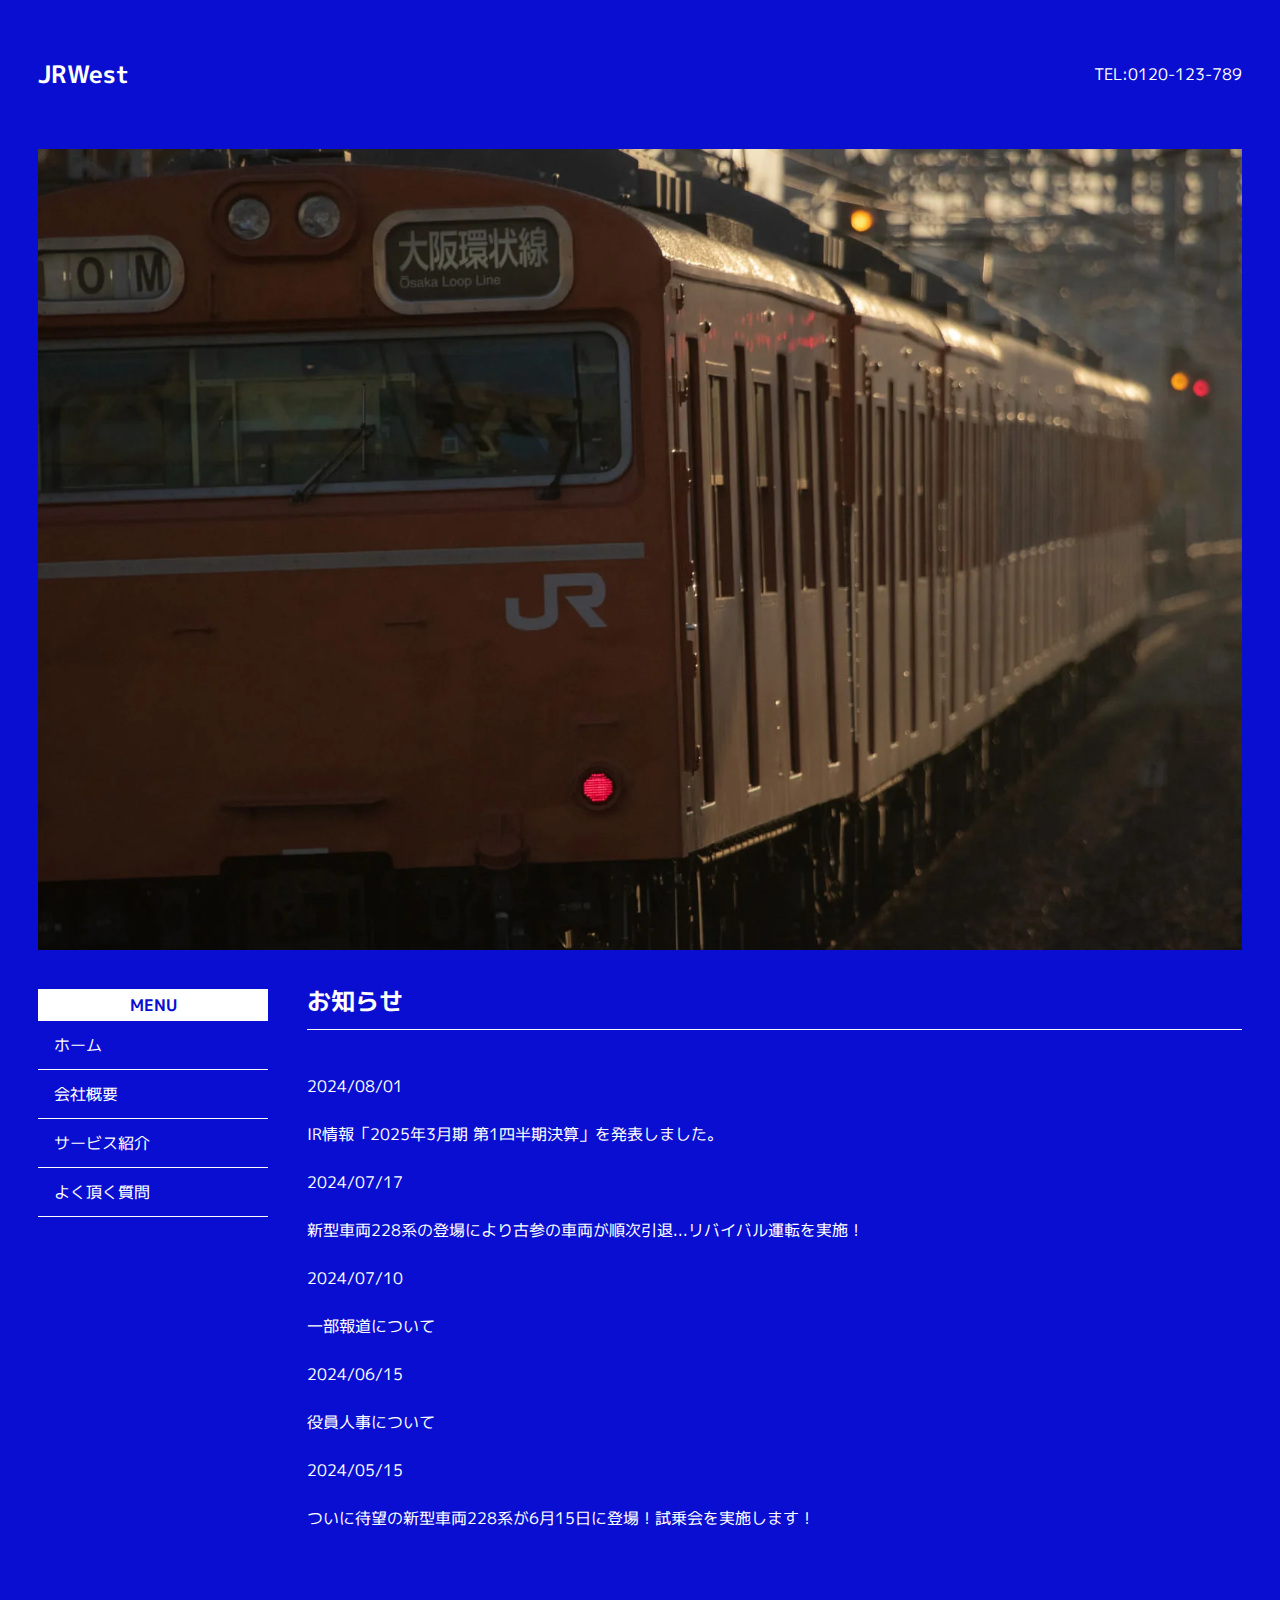
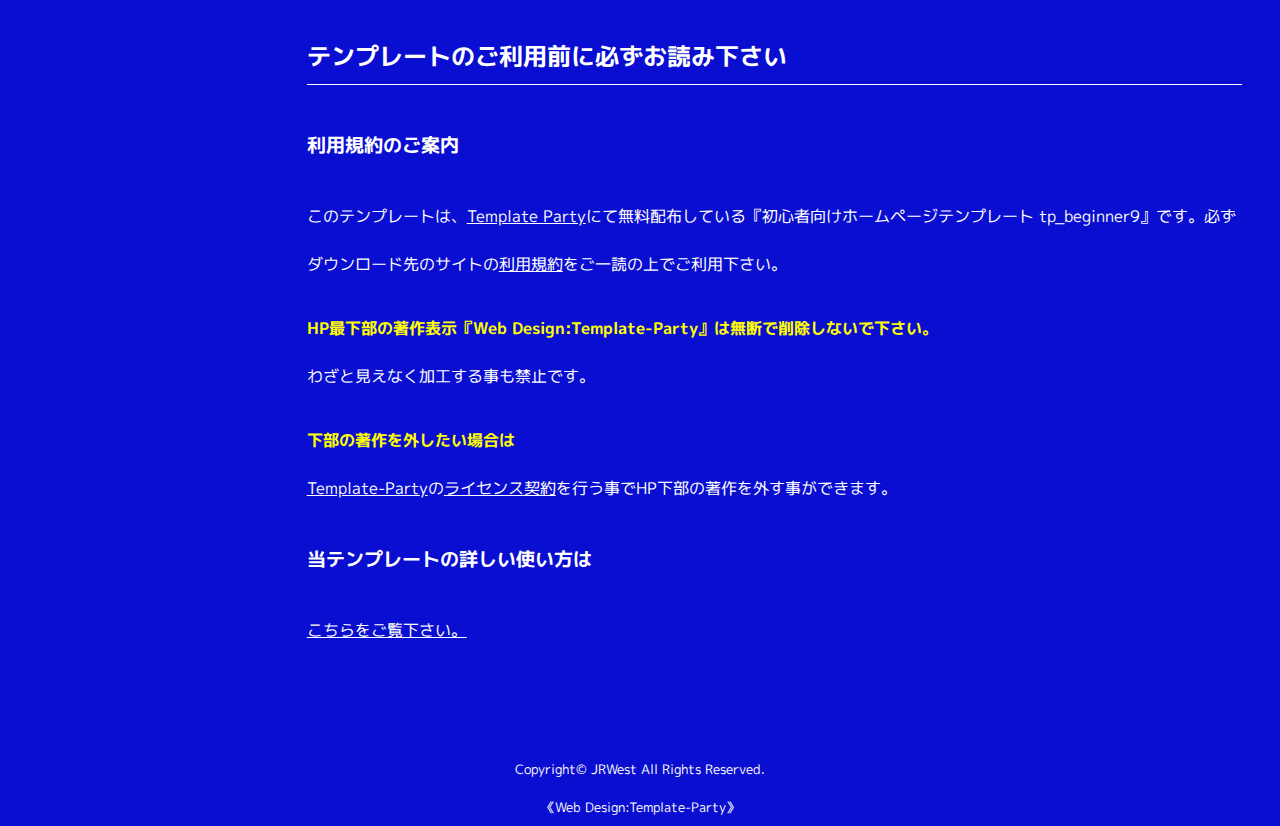
<file: index.html>
<!DOCTYPE html>
<html lang="ja">
<head>
<meta charset="UTF-8">
<title>ホーム：JRWest</title>
<meta name="viewport" content="width=device-width, initial-scale=1">
<meta name="description" content="ここにサイト説明を入れます">
<link rel="stylesheet" href="css/style.css">
</head>

<body>


<div id="container">


<header>

<h1 id="logo"><a href="index.html">JRWest</a></h1>

<address>
TEL:0120-123-789
</address>

</header>


<aside id="mainimg">
<img src="images/oosaka103_TP_V.webp" alt="">
</aside>


<div id="contents">


<main>

<section>

<h2>お知らせ</h2>

<dl class="new">
<dt>2024/08/01</dt>
<dd>IR情報「2025年3月期 第1四半期決算」を発表しました。</dd>
<dt>2024/07/17</dt>
<dd>新型車両228系の登場により古参の車両が順次引退...リバイバル運転を実施！</dd>
<dt>2024/07/10</dt>
<dd>一部報道について</dd>
<dt>2024/06/15</dt>
<dd>役員人事について</dd>
<dt>2024/05/15</dt>
<dd>ついに待望の新型車両228系が6月15日に登場！試乗会を実施します！</dd>
</dl>

</section>

<section>

<h2>テンプレートのご利用前に必ずお読み下さい</h2>

<h3>利用規約のご案内</h3>
<p>このテンプレートは、<a href="https://template-party.com/">Template Party</a>にて無料配布している『初心者向けホームページテンプレート tp_beginner9』です。必ずダウンロード先のサイトの<a href="https://template-party.com/read.html">利用規約</a>をご一読の上でご利用下さい。</p>
<p><strong class="color-check">HP最下部の著作表示『Web Design:Template-Party』は無断で削除しないで下さい。</strong><br>
わざと見えなく加工する事も禁止です。</p>
<p><strong class="color-check">下部の著作を外したい場合は</strong><br>
<a href="https://template-party.com/">Template-Party</a>の<a href="https://template-party.com/member.html">ライセンス契約</a>を行う事でHP下部の著作を外す事ができます。</p>

<h3>当テンプレートの詳しい使い方は</h3>
<p><a href="manual_template.html">こちらをご覧下さい。</a></p>

</section>

</main>


<!--開閉ブロック-->
<div id="menubar">

<h3>MENU</h3>

<nav>
<ul>
<li><a href="index.html">ホーム</a></li>
<li><a href="company.html">会社概要</a></li>
<li><a href="service.html">サービス紹介</a></li>
<li><a href="faq.html">よく頂く質問</a></li>
</ul>
</nav>

</div>
<!--/#menubar-->


</div>
<!--/#contents-->


<footer>
<small>Copyright&copy; <a href="index.html">JRWest</a> All Rights Reserved.</small>
<span class="pr"><a href="https://template-party.com/" target="_blank">《Web Design:Template-Party》</a></span>
</footer>


</div>
<!--/#container-->


<!--ページの上部へ戻るボタン-->
<div class="pagetop"><a href="#">▲</a></div>


<!--開閉ボタン（ハンバーガーアイコン）-->
<div id="menubar_hdr">
<div class="menu-icon">
<span></span><span></span><span></span>
</div>
</div>


<!--jQueryの読み込み-->
<script src="https://ajax.googleapis.com/ajax/libs/jquery/3.6.0/jquery.min.js"></script>


<!--このテンプレート専用のスクリプト-->
<script src="js/main.js"></script>


</body>
</html>
</file>
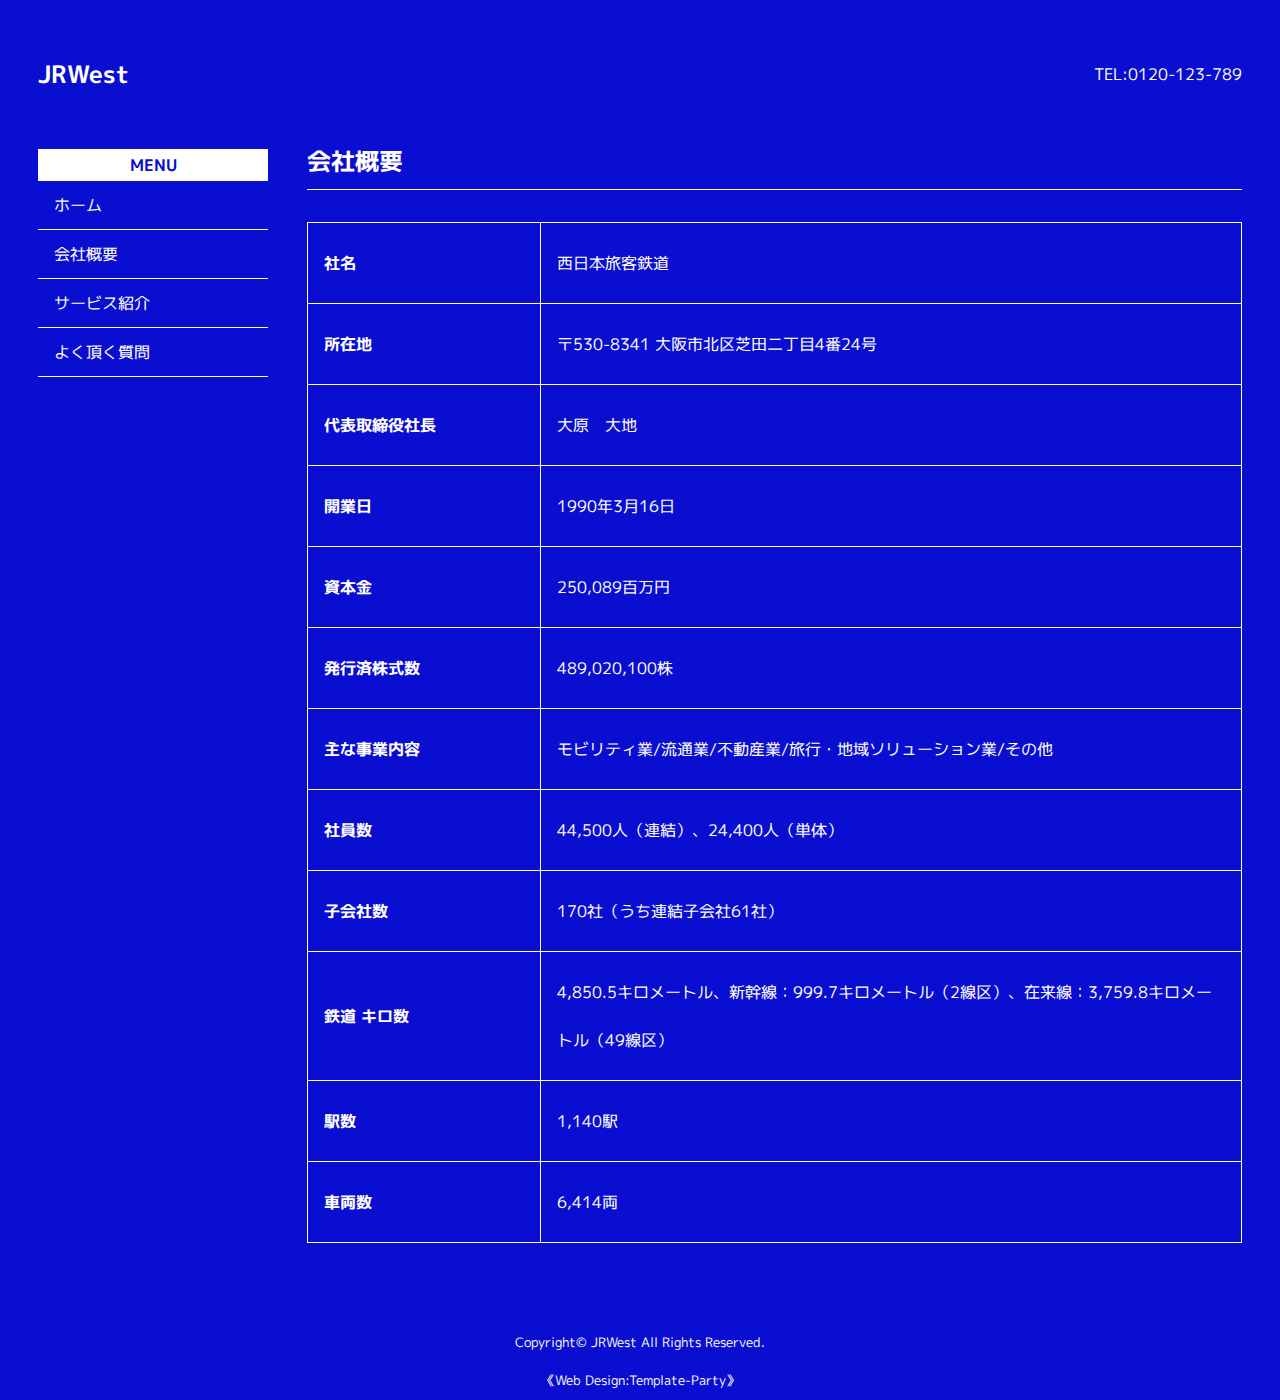
<file: company.html>
<!DOCTYPE html>
<html lang="ja">
<head>
<meta charset="UTF-8">
<title>会社概要：JRWest</title>
<meta name="viewport" content="width=device-width, initial-scale=1">
<meta name="description" content="ここにサイト説明を入れます">
<link rel="stylesheet" href="css/style.css">
</head>

<body>


<div id="container">


<header>

<h1 id="logo"><a href="index.html">JRWest</a></h1>

<address>
TEL:0120-123-789
</address>

</header>


<div id="contents">


<main>

<section>

<h2>会社概要</h2>

<table class="ta1">
<tr>
<th>社名</th>
<td>西日本旅客鉄道</td>
</tr>
<tr>
<th>所在地</th>
<td>〒530-8341 大阪市北区芝田二丁目4番24号</td>
</tr>
<tr>
<th>代表取締役社長</th>
<td>大原　大地</td>
</tr>
<tr>
<th>開業日</th>
<td>1990年3月16日</td>
</tr>
<tr>
<th>資本金</th>
<td>250,089百万円</td>
</tr>
<tr>
<th>発行済株式数</th>
<td>489,020,100株</td>
</tr>
<tr>
<th>主な事業内容</th>
<td>モビリティ業/流通業/不動産業/旅行・地域ソリューション業/その他</td>
</tr>
<tr>
<th>社員数</th>
<td>44,500人（連結）、24,400人（単体）</td>
</tr>
<tr>
<th>子会社数</th>
<td>170社（うち連結子会社61社）</td>
</tr>
<tr>
<th>鉄道 キロ数</th>
<td>4,850.5キロメートル、新幹線：999.7キロメートル（2線区）、在来線：3,759.8キロメートル（49線区）</td>
</tr>
<tr>
<th>駅数</th>
<td>1,140駅</td>
</tr>
<tr>
<th>車両数</th>
<td>6,414両</td>
</tr>
</table>

</section>
</main>


<!--開閉ブロック-->
<div id="menubar">

<h3>MENU</h3>

<nav>
<ul>
<li><a href="index.html">ホーム</a></li>
<li><a href="company.html">会社概要</a></li>
<li><a href="service.html">サービス紹介</a></li>
<li><a href="faq.html">よく頂く質問</a></li>
</ul>
</nav>

</div>
<!--/#menubar-->


</div>
<!--/#contents-->


<footer>
<small>Copyright&copy; <a href="index.html">JRWest</a> All Rights Reserved.</small>
<span class="pr"><a href="https://template-party.com/" target="_blank">《Web Design:Template-Party》</a></span>
</footer>


</div>
<!--/#container-->


<!--ページの上部へ戻るボタン-->
<div class="pagetop"><a href="#">▲</a></div>


<!--開閉ボタン（ハンバーガーアイコン）-->
<div id="menubar_hdr">
<div class="menu-icon">
<span></span><span></span><span></span>
</div>
</div>


<!--jQueryの読み込み-->
<script src="https://ajax.googleapis.com/ajax/libs/jquery/3.6.0/jquery.min.js"></script>


<!--このテンプレート専用のスクリプト-->
<script src="js/main.js"></script>


</body>
</html>
</file>
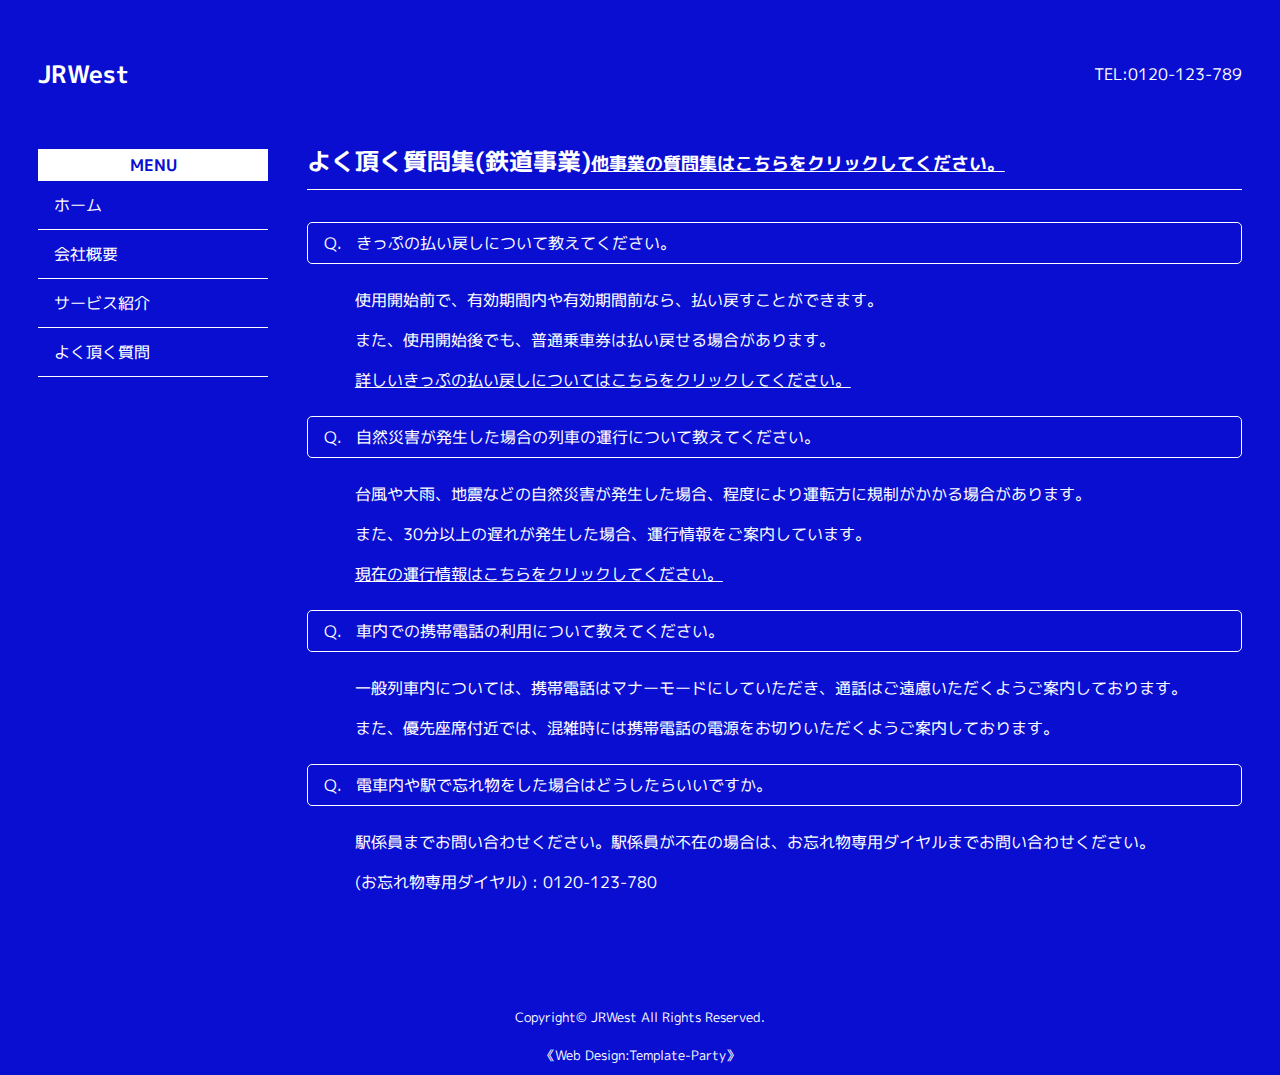
<file: faq.html>
<!DOCTYPE html>
<html lang="ja">
<head>
<meta charset="UTF-8">
<title>よく頂く質問：JRWest</title>
<meta name="viewport" content="width=device-width, initial-scale=1">
<meta name="description" content="ここにサイト説明を入れます">
<link rel="stylesheet" href="css/style.css">
</head>

<body>


<div id="container">


<header>

<h1 id="logo"><a href="index.html">JRWest</a></h1>

<address>
TEL:0120-123-789
</address>

</header>


<div id="contents">


<main>

<!--<section>

<h2>よく頂く質問集<span class="small">※開閉ブロックタイプ</span></h2>

<dl class="faq">

<dt class="openclose">ここに質問を書きます。クリックで回答が開きます。</dt>
<dd>ここに回答を書きます。サンプルテキスト。ここに回答を書きます。サンプルテキスト。ここに回答を書きます。サンプルテキスト。</dd>

<dt class="openclose">ここに質問を書きます。クリックで回答が開きます。</dt>
<dd>ここに回答を書きます。サンプルテキスト。ここに回答を書きます。サンプルテキスト。ここに回答を書きます。サンプルテキスト。</dd>

<dt class="openclose">ここに質問を書きます。クリックで回答が開きます。ここに質問を書きます。クリックで回答が開きます。ここに質問を書きます。クリックで回答が開きます。ここに質問を書きます。クリックで回答が開きます。</dt>
<dd>ここに回答を書きます。サンプルテキスト。ここに回答を書きます。サンプルテキスト。ここに回答を書きます。サンプルテキスト。ここに回答を書きます。サンプルテキスト。ここに回答を書きます。サンプルテキスト。ここに回答を書きます。サンプルテキスト。ここに回答を書きます。サンプルテキスト。<br>
ここに回答を書きます。サンプルテキスト。ここに回答を書きます。サンプルテキスト。ここに回答を書きます。サンプルテキスト。</dd>

<dt class="openclose">ここに質問を書きます。クリックで回答が開きます。ここに質問を書きます。クリックで回答が開きます。ここに質問を書きます。クリックで回答が開きます。ここに質問を書きます。クリックで回答が開きます。</dt>
<dd>ここに回答を書きます。サンプルテキスト。ここに回答を書きます。サンプルテキスト。ここに回答を書きます。サンプルテキスト。ここに回答を書きます。サンプルテキスト。ここに回答を書きます。サンプルテキスト。ここに回答を書きます。サンプルテキスト。ここに回答を書きます。サンプルテキスト。<br>
ここに回答を書きます。サンプルテキスト。ここに回答を書きます。サンプルテキスト。ここに回答を書きます。サンプルテキスト。</dd>

</dl>

</section>-->

<section>

<h2>よく頂く質問集(鉄道事業)<span class="small"><a href="sample.html">他事業の質問集はこちらをクリックしてください。</a><!--※開いているタイプ--></span></h2>
<!--sample.htmlはデッドリンクです。意図したもののため修正不要-->
<dl class="faq">

<dt>きっぷの払い戻しについて教えてください。</dt>
<dd>使用開始前で、有効期間内や有効期間前なら、払い戻すことができます。<br>
    また、使用開始後でも、普通乗車券は払い戻せる場合があります。<br>
    <a href="sample.html">詳しいきっぷの払い戻しについてはこちらをクリックしてください。</a></dd>

<dt>自然災害が発生した場合の列車の運行について教えてください。</dt>
<dd>台風や大雨、地震などの自然災害が発生した場合、程度により運転方に規制がかかる場合があります。<br>
    また、30分以上の遅れが発生した場合、運行情報をご案内しています。<br>
    <a href="sample.html">現在の運行情報はこちらをクリックしてください。</a></dd>

<dt>車内での携帯電話の利用について教えてください。</dt>
<dd>一般列車内については、携帯電話はマナーモードにしていただき、通話はご遠慮いただくようご案内しております。<br>
    また、優先座席付近では、混雑時には携帯電話の電源をお切りいただくようご案内しております。</dd>

<dt>電車内や駅で忘れ物をした場合はどうしたらいいですか。</dt>
<dd>駅係員までお問い合わせください。駅係員が不在の場合は、お忘れ物専用ダイヤルまでお問い合わせください。<br>
    (お忘れ物専用ダイヤル) : 0120-123-780</dd>

</dl>

</section>


</main>


<!--開閉ブロック-->
<div id="menubar">

<h3>MENU</h3>

<nav>
<ul>
<li><a href="index.html">ホーム</a></li>
<li><a href="company.html">会社概要</a></li>
<li><a href="service.html">サービス紹介</a></li>
<li><a href="faq.html">よく頂く質問</a></li>
</ul>
</nav>

</div>
<!--/#menubar-->


</div>
<!--/#contents-->


<footer>
<small>Copyright&copy; <a href="index.html">JRWest</a> All Rights Reserved.</small>
<span class="pr"><a href="https://template-party.com/" target="_blank">《Web Design:Template-Party》</a></span>
</footer>


</div>
<!--/#container-->


<!--ページの上部へ戻るボタン-->
<div class="pagetop"><a href="#">▲</a></div>


<!--開閉ボタン（ハンバーガーアイコン）-->
<div id="menubar_hdr">
<div class="menu-icon">
<span></span><span></span><span></span>
</div>
</div>


<!--jQueryの読み込み-->
<script src="https://ajax.googleapis.com/ajax/libs/jquery/3.6.0/jquery.min.js"></script>


<!--このテンプレート専用のスクリプト-->
<script src="js/main.js"></script>


</body>
</html>
</html>
</file>
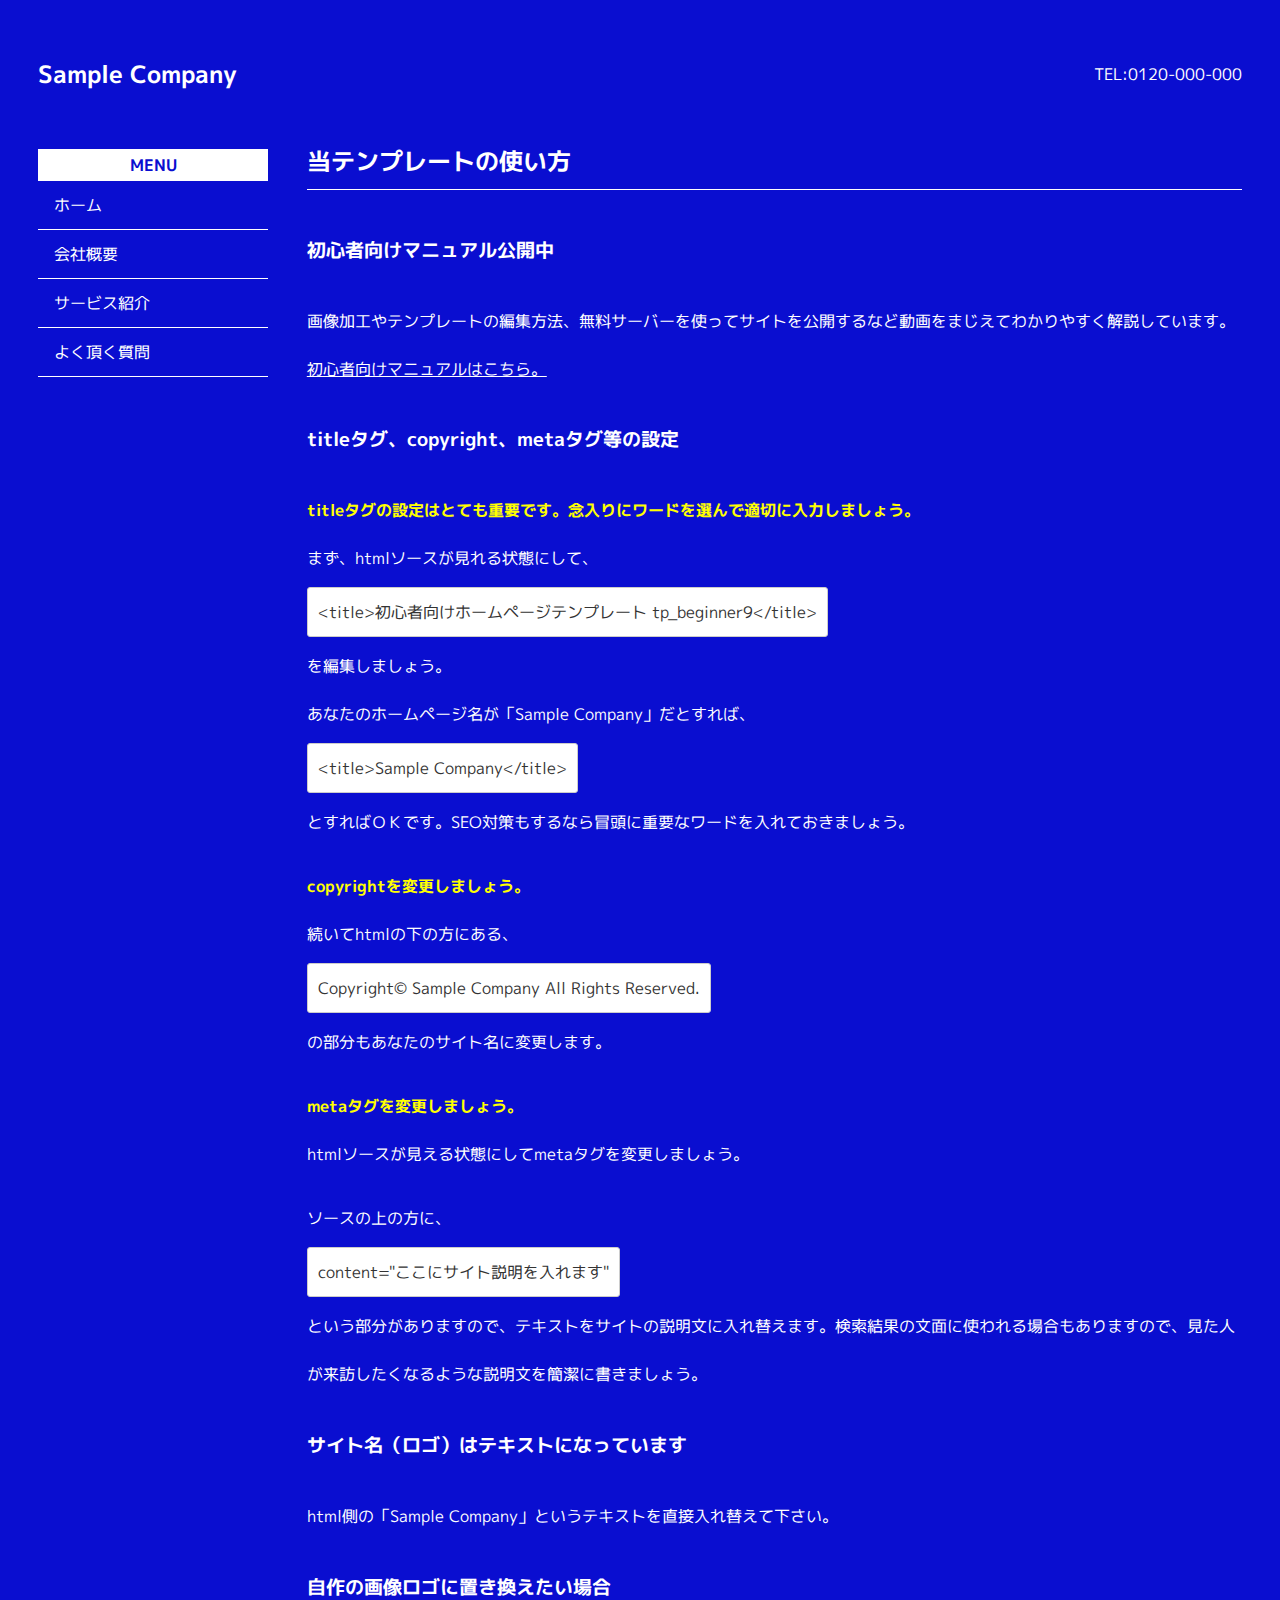
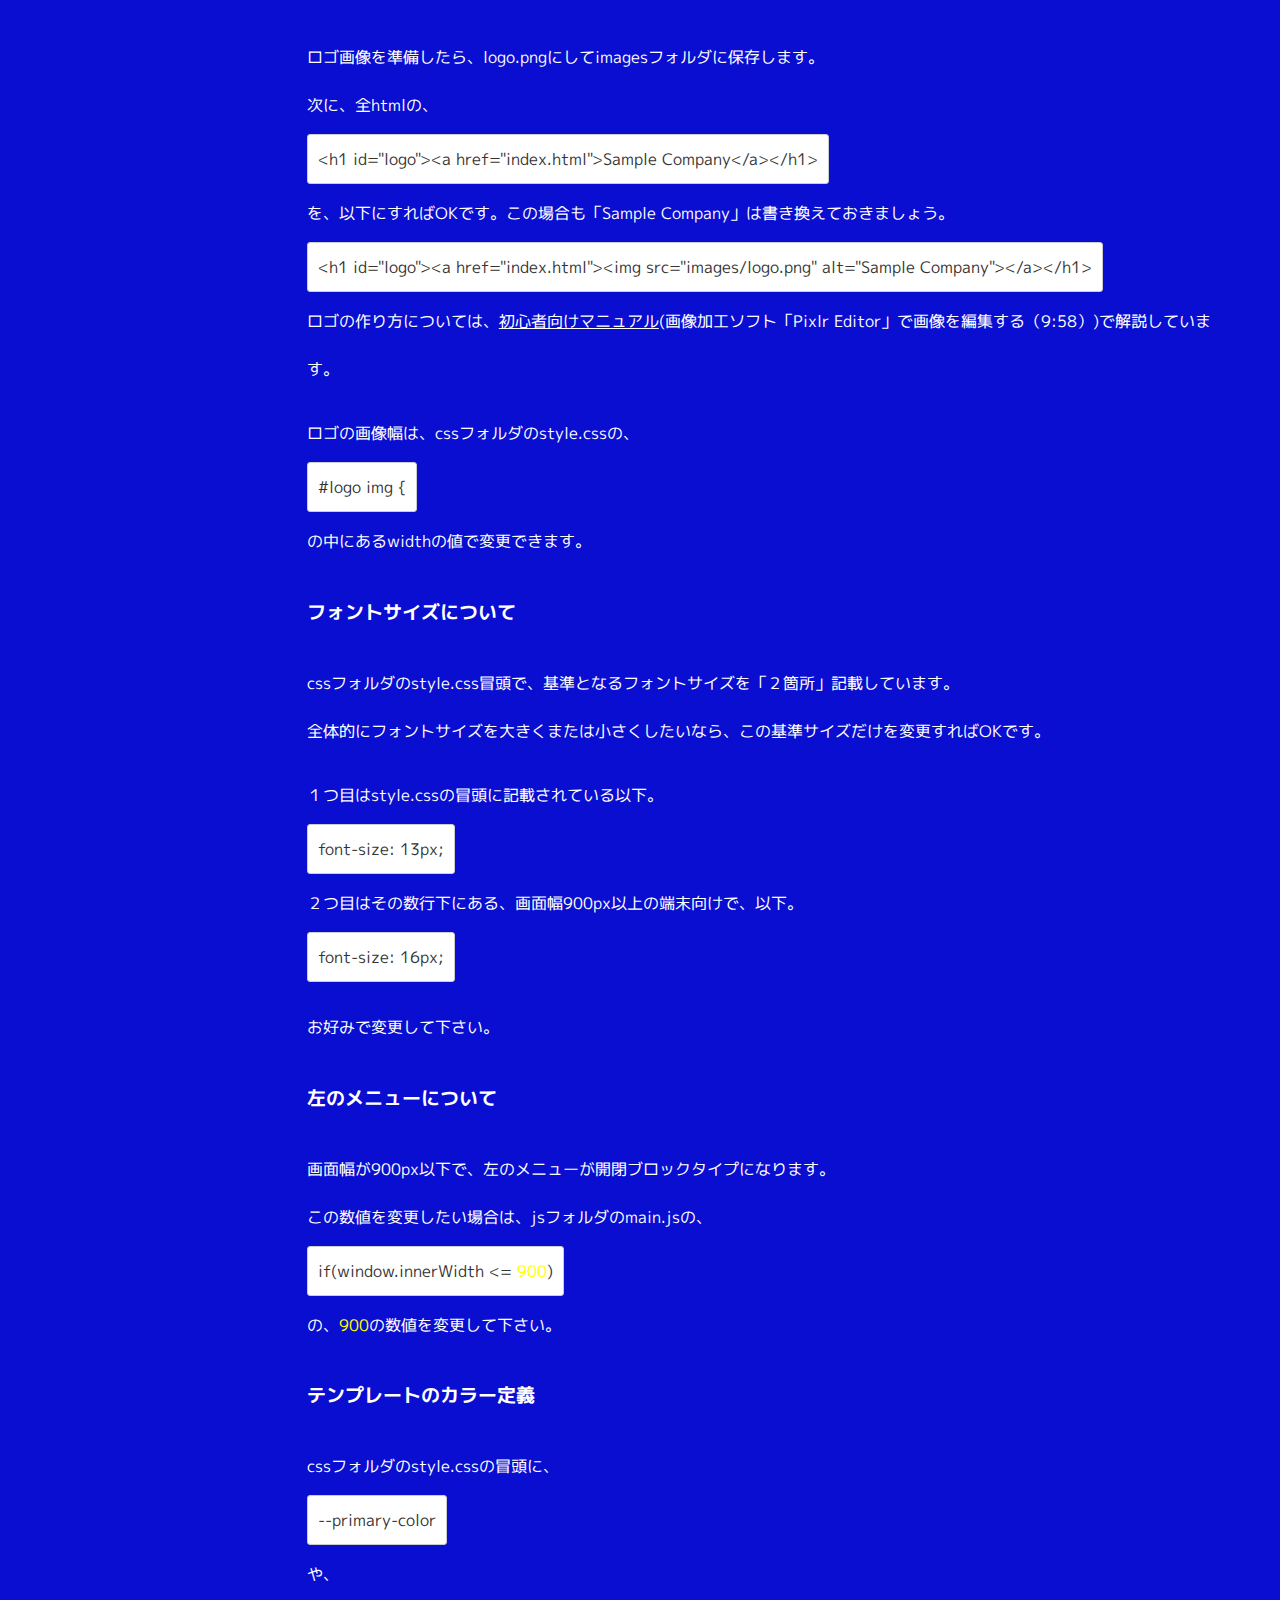
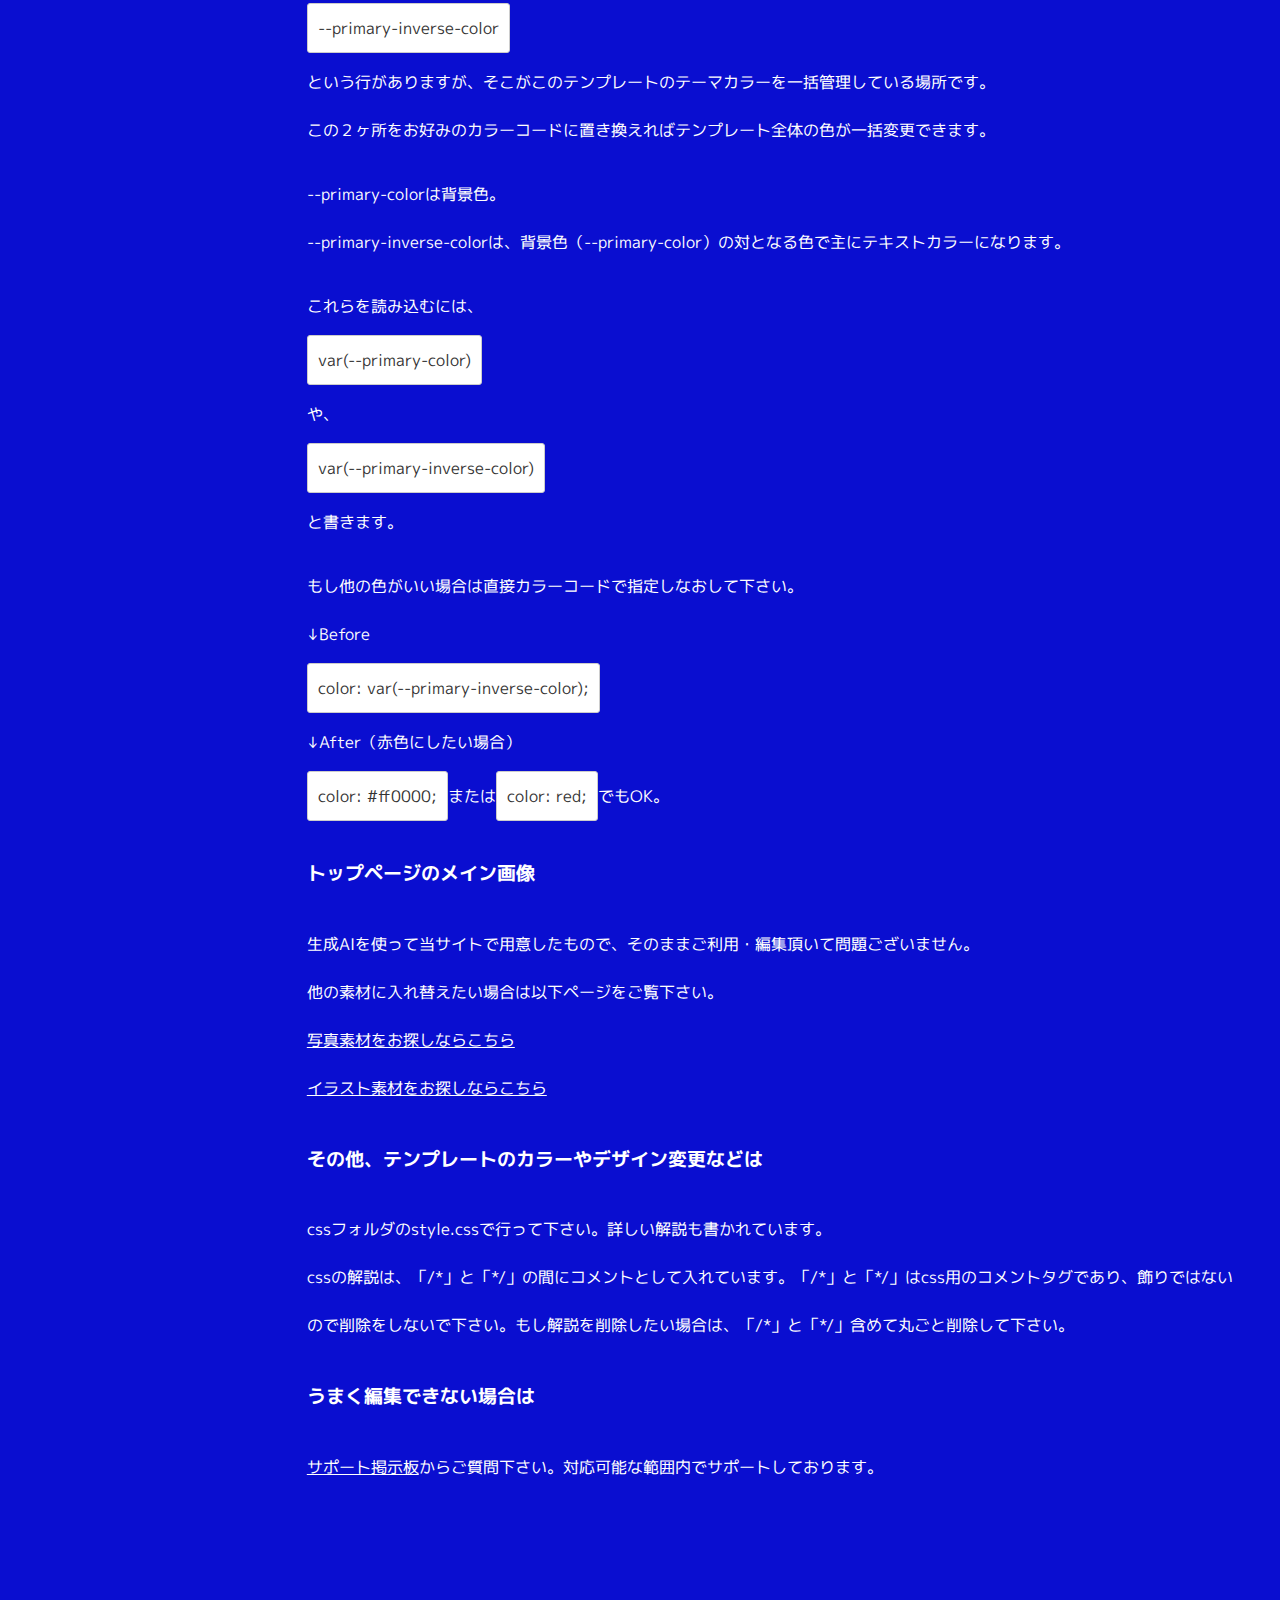
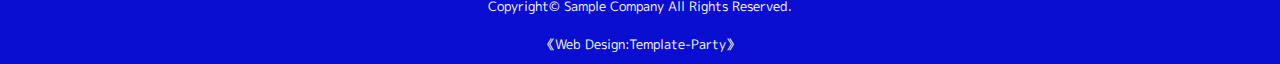
<file: manual_template.html>
<!DOCTYPE html>
<html lang="ja">
<head>
<meta charset="UTF-8">
<title>初心者向けホームページテンプレート tp_beginner9</title>
<meta name="viewport" content="width=device-width, initial-scale=1">
<meta name="description" content="ここにサイト説明を入れます">
<link rel="stylesheet" href="css/style.css">
</head>

<body>


<div id="container">


<header>

<h1 id="logo"><a href="index.html">Sample Company</a></h1>

<address>
TEL:0120-000-000
</address>

</header>


<div id="contents">


<main>

<section>

<h2>当テンプレートの使い方</h2>

<h3>初心者向けマニュアル公開中</h3>
<p>画像加工やテンプレートの編集方法、無料サーバーを使ってサイトを公開するなど動画をまじえてわかりやすく解説しています。<br>
<a href="https://template-party.com/file/" target="_blank">初心者向けマニュアルはこちら。</a></p>

<h3>titleタグ、copyright、metaタグ等の設定</h3>
<p><strong class="color-check">titleタグの設定はとても重要です。念入りにワードを選んで適切に入力しましょう。</strong><br>
まず、htmlソースが見れる状態にして、<br>
<span class="look">&lt;title&gt;初心者向けホームページテンプレート tp_beginner9&lt;/title&gt;</span><br>
を編集しましょう。<br>
あなたのホームページ名が「Sample Company」だとすれば、<br>
<span class="look">&lt;title&gt;Sample Company&lt;/title&gt;</span><br>
とすればＯＫです。SEO対策もするなら冒頭に重要なワードを入れておきましょう。</p>
<p><strong class="color-check">copyrightを変更しましょう。</strong><br>
続いてhtmlの下の方にある、<br>
<span class="look">Copyright&copy; Sample Company All Rights Reserved.</span><br>
の部分もあなたのサイト名に変更します。</p>
<p><strong class="color-check">metaタグを変更しましょう。</strong><br>
htmlソースが見える状態にしてmetaタグを変更しましょう。</p>
<p>ソースの上の方に、<br>
<span class="look">content=&quot;ここにサイト説明を入れます&quot;</span><br>
という部分がありますので、テキストをサイトの説明文に入れ替えます。検索結果の文面に使われる場合もありますので、見た人が来訪したくなるような説明文を簡潔に書きましょう。</p>

<h3>サイト名（ロゴ）はテキストになっています</h3>
<p>html側の「Sample Company」というテキストを直接入れ替えて下さい。</p>

<h3>自作の画像ロゴに置き換えたい場合</h3>
<p>ロゴ画像を準備したら、logo.pngにしてimagesフォルダに保存します。<br>
次に、全htmlの、<br>
<span class="look">&lt;h1 id=&quot;logo&quot;&gt;&lt;a href=&quot;index.html&quot;&gt;Sample Company&lt;/a&gt;&lt;/h1&gt;</span><br>
を、以下にすればOKです。この場合も「Sample Company」は書き換えておきましょう。<br>
<span class="look">&lt;h1 id=&quot;logo&quot;&gt;&lt;a href=&quot;index.html&quot;&gt;&lt;img src=&quot;images/logo.png&quot; alt=&quot;Sample Company&quot;&gt;&lt;/a&gt;&lt;/h1&gt;</span><br>
ロゴの作り方については、<a href="https://template-party.com/file/" target="_blank">初心者向けマニュアル</a>(画像加工ソフト「Pixlr Editor」で画像を編集する（9:58）)で解説しています。</p>
<p>ロゴの画像幅は、cssフォルダのstyle.cssの、<br>
<span class="look">#logo img {</span><br>
の中にあるwidthの値で変更できます。</p>

<h3>フォントサイズについて</h3>
<p>cssフォルダのstyle.css冒頭で、基準となるフォントサイズを「２箇所」記載しています。<br>
全体的にフォントサイズを大きくまたは小さくしたいなら、この基準サイズだけを変更すればOKです。</p>
<p>１つ目はstyle.cssの冒頭に記載されている以下。<br>
<span class="look">font-size: 13px;</span><br>
２つ目はその数行下にある、画面幅900px以上の端末向けで、以下。<br>
<span class="look">font-size: 16px;</span></p>
<p>お好みで変更して下さい。</p>

<h3>左のメニューについて</h3>
<p>画面幅が900px以下で、左のメニューが開閉ブロックタイプになります。<br>
この数値を変更したい場合は、jsフォルダのmain.jsの、<br>
<span class="look">if(window.innerWidth &lt;= <span class="color-check">900</span>)</span><br>
の、<span class="color-check">900</span>の数値を変更して下さい。
</p>

<h3>テンプレートのカラー定義</h3>
<p>cssフォルダのstyle.cssの冒頭に、<br>
<span class="look">--primary-color</span><br>
や、<br>
<span class="look">--primary-inverse-color</span><br>
という行がありますが、そこがこのテンプレートのテーマカラーを一括管理している場所です。<br>
この２ヶ所をお好みのカラーコードに置き換えればテンプレート全体の色が一括変更できます。</p>
<p>--primary-colorは背景色。<br>
--primary-inverse-colorは、背景色（--primary-color）の対となる色で主にテキストカラーになります。</p>
<p>これらを読み込むには、<br>
<span class="look">var(--primary-color)</span><br>
や、<br>
<span class="look">var(--primary-inverse-color)</span><br>
と書きます。</p>
<p>もし他の色がいい場合は直接カラーコードで指定しなおして下さい。<br>
↓Before<br>
<span class="look">color: var(--primary-inverse-color);</span><br>
↓After（赤色にしたい場合）<br>
<span class="look">color: #ff0000;</span>または<span class="look">color: red;</span>でもOK。</p>

<h3>トップページのメイン画像</h3>
<p>生成AIを使って当サイトで用意したもので、そのままご利用・編集頂いて問題ございません。<br>
他の素材に入れ替えたい場合は以下ページをご覧下さい。<br>
<a href="https://photo-chips.com/?act=list&kind=1&html=tp_index.html">写真素材をお探しならこちら</a><br>
<a href="https://decoruto.com/?act=list&kind=2&html=tp_illust_index.html">イラスト素材をお探しならこちら</a></p>

<h3>その他、テンプレートのカラーやデザイン変更などは</h3>
<p>cssフォルダのstyle.cssで行って下さい。詳しい解説も書かれています。<br>
cssの解説は、「<span class="color1">/*</span>」と「<span class="color1">*/</span>」の間にコメントとして入れています。「<span class="color1">/*</span>」と「<span class="color1">*/</span>」はcss用のコメントタグであり、飾りではないので削除をしないで下さい。もし解説を削除したい場合は、「<span class="color1">/*</span>」と「<span class="color1">*/</span>」含めて丸ごと削除して下さい。</p>

<h3>うまく編集できない場合は</h3>
<p><a href="https://template-party.com/bbs/">サポート掲示板</a>からご質問下さい。対応可能な範囲内でサポートしております。</p>

</section>

</main>


<!--開閉ブロック-->
<div id="menubar">

<h3>MENU</h3>

<nav>
<ul>
<li><a href="index.html">ホーム</a></li>
<li><a href="company.html">会社概要</a></li>
<li><a href="service.html">サービス紹介</a></li>
<li><a href="faq.html">よく頂く質問</a></li>
</ul>
</nav>

</div>
<!--/#menubar-->


</div>
<!--/#contents-->


<footer>
<small>Copyright&copy; <a href="index.html">Sample Company</a> All Rights Reserved.</small>
<span class="pr"><a href="https://template-party.com/" target="_blank">《Web Design:Template-Party》</a></span>
</footer>


</div>
<!--/#container-->


<!--ページの上部へ戻るボタン-->
<div class="pagetop"><a href="#">▲</a></div>


<!--開閉ボタン（ハンバーガーアイコン）-->
<div id="menubar_hdr">
<div class="menu-icon">
<span></span><span></span><span></span>
</div>
</div>


<!--jQueryの読み込み-->
<script src="https://ajax.googleapis.com/ajax/libs/jquery/3.6.0/jquery.min.js"></script>


<!--このテンプレート専用のスクリプト-->
<script src="js/main.js"></script>


</body>
</html>
</file>
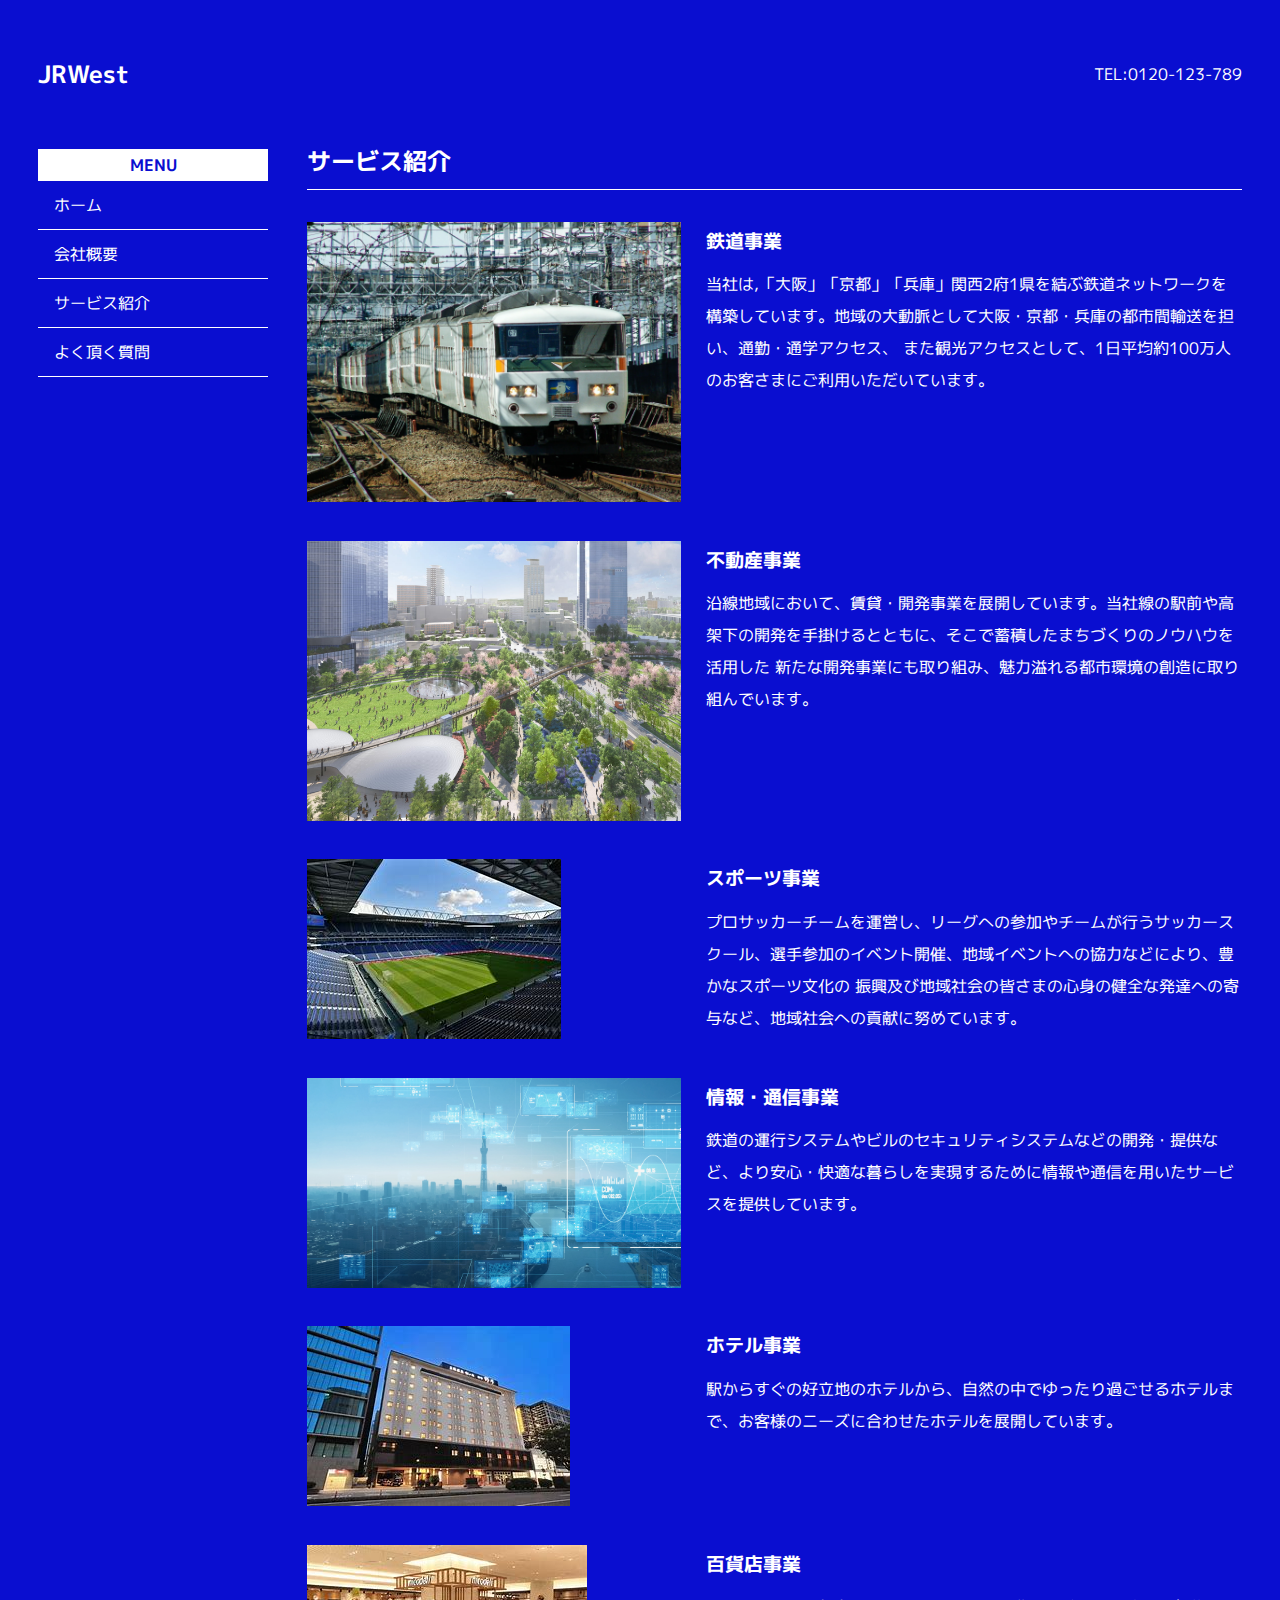
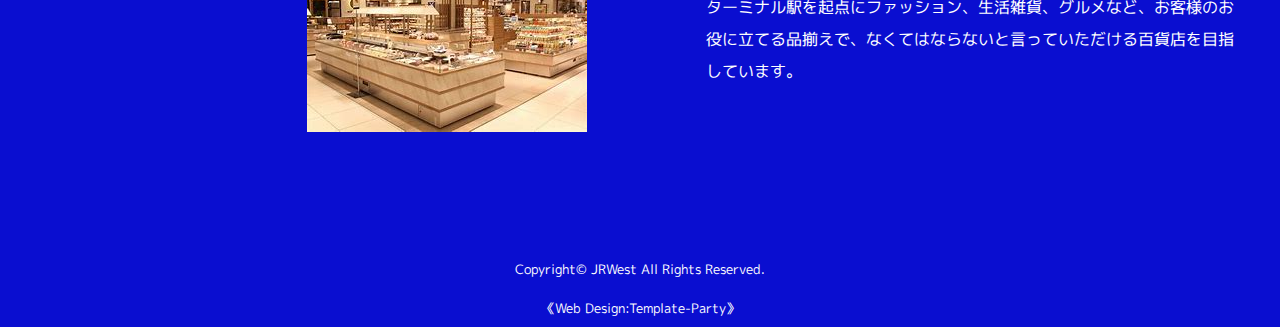
<file: service.html>
<!DOCTYPE html>
<html lang="ja">
<head>
<meta charset="UTF-8">
<title>サービス紹介：JRWest</title>
<meta name="viewport" content="width=device-width, initial-scale=1">
<meta name="description" content="ここにサイト説明を入れます">
<link rel="stylesheet" href="css/style.css">
</head>

<body>


<div id="container">


<header>

<h1 id="logo"><a href="index.html">JRWest</a></h1>

<address>
TEL:0120-123-789
</address>

</header>


<div id="contents">


<main>

<section>

<h2>サービス紹介</h2>

<div class="list-normal">

<div class="list">
<figure><img src="images/HAWKSHAW19206018_TP_V.webp" alt=""></figure>
<div class="text">
<h4>鉄道事業</h4>
<p>当社は,「大阪」「京都」「兵庫」関西2府1県を結ぶ鉄道ネットワークを構築しています。地域の大動脈として大阪・京都・兵庫の都市間輸送を担い、通勤・通学アクセス、
    また観光アクセスとして、1日平均約100万人のお客さまにご利用いただいています。

</p>
</div>
</div>

<div class="list">
<figure><img src="images/about_img.jpg" alt=""></figure>
<div class="text">
<h4>不動産事業</h4>
<p>沿線地域において、賃貸・開発事業を展開しています。当社線の駅前や高架下の開発を手掛けるとともに、そこで蓄積したまちづくりのノウハウを活用した
    新たな開発事業にも取り組み、魅力溢れる都市環境の創造に取り組んでいます。</p>
</div>
</div>

<div class="list">
<figure><img src="images/OIP(2).jpg" alt=""></figure>
<div class="text">
<h4>スポーツ事業</h4>
<p>プロサッカーチームを運営し、リーグへの参加やチームが行うサッカースクール、選手参加のイベント開催、地域イベントへの協力などにより、豊かなスポーツ文化の
    振興及び地域社会の皆さまの心身の健全な発達への寄与など、地域社会への貢献に努めています。</p>
</div>
</div>

<div class="list">
<figure><img src="images/【産業_05情報システム・通信】.jpg" alt=""></figure>
<div class="text">
<h4>情報・通信事業</h4>
<p>鉄道の運行システムやビルのセキュリティシステムなどの開発・提供など、より安心・快適な暮らしを実現するために情報や通信を用いたサービスを提供しています。</p>
</div>
</div>

<div class="list">
<figure><img src="images/OIP (1).jpg" alt=""></figure>
<div class="text">
<h4>ホテル事業</h4>
<p> 駅からすぐの好立地のホテルから、自然の中でゆったり過ごせるホテルまで、お客様のニーズに合わせたホテルを展開しています。</p>
</div>
</div>

<div class="list">
<figure><img src="images/OIP.jpg" alt=""></figure>
<div class="text">
<h4>百貨店事業</h4>
<p>ターミナル駅を起点にファッション、生活雑貨、グルメなど、お客様のお役に立てる品揃えで、なくてはならないと言っていただける百貨店を目指しています。</p>
</div>
</div>
    



</div>

</section>


</main>


<!--開閉ブロック-->
<div id="menubar">

<h3>MENU</h3>

<nav>
<ul>
<li><a href="index.html">ホーム</a></li>
<li><a href="company.html">会社概要</a></li>
<li><a href="service.html">サービス紹介</a></li>
<li><a href="faq.html">よく頂く質問</a></li>
</ul>
</nav>

</div>
<!--/#menubar-->


</div>
<!--/#contents-->


<footer>
<small>Copyright&copy; <a href="index.html">JRWest</a> All Rights Reserved.</small>
<span class="pr"><a href="https://template-party.com/" target="_blank">《Web Design:Template-Party》</a></span>
</footer>


</div>
<!--/#container-->


<!--ページの上部へ戻るボタン-->
<div class="pagetop"><a href="#">▲</a></div>


<!--開閉ボタン（ハンバーガーアイコン）-->
<div id="menubar_hdr">
<div class="menu-icon">
<span></span><span></span><span></span>
</div>
</div>


<!--jQueryの読み込み-->
<script src="https://ajax.googleapis.com/ajax/libs/jquery/3.6.0/jquery.min.js"></script>


<!--このテンプレート専用のスクリプト-->
<script src="js/main.js"></script>


</body>
</html>
</file>
<file: css/style.css>
@charset "utf-8";



/*Google Fontsの読み込み
---------------------------------------------------------------------------*/
@import url('https://fonts.googleapis.com/css2?family=M+PLUS+1p:wght@400;700&display=swap');


/*animation1のキーフレーム設定（開閉ブロックのアニメーションに使用）
---------------------------------------------------------------------------*/
@keyframes animation1 {
	0% {left: -200px;}
	100% {left: 0px;}
}


/*opa1のキーフレーム設定（汎用的）
---------------------------------------------------------------------------*/
@keyframes opa1 {
	0% {opacity: 0;}
	100% {opacity: 1;}
}


/*CSSカスタムプロパティ（サイト全体を一括管理する為の設定）
---------------------------------------------------------------------------*/
:root {

	--primary-color: #0a0ed0;			/*テンプレートの背景色*/
	--primary-inverse-color: #fff;		/*上のprimary-colorの対として使う色*/

	--global-space: 3vw;				/*サイト内の余白の一括管理用。画面幅100%＝100vwです。*/
}


/*全体の設定
---------------------------------------------------------------------------*/
body * {box-sizing: border-box;}

html,body {
	font-size: 13px;	/*基準となるフォントサイズ。*/
}

	/*画面幅900px以上の追加指定*/
	@media screen and (min-width:900px) {

		html, body {
			font-size: 16px;	/*基準となるフォントサイズ。*/
		}

	}/*追加指定ここまで*/


body {
	margin: 0;padding:0;
	font-family: "M PLUS 1p", "ヒラギノ丸ゴ Pro", "Hiragino Maru Gothic Pro", "メイリオ", Meiryo, Osaka, "ＭＳ Ｐゴシック", "MS PGothic", sans-serif;	/*フォント種類*/
	font-optical-sizing: auto;
	font-weight: 400;
	font-style: normal;
	-webkit-text-size-adjust: none;
	background: var(--primary-color);		/*背景色。css冒頭で指定しているprimary-colorを読み込みます*/
	color: var(--primary-inverse-color);	/*文字色。css冒頭で指定しているprimary-inverse-colorを読み込みます*/
	line-height: 3;		/*行間*/
	animation: opa1 0.2s 0.5s both;
}

/*リセット*/
figure {margin: 0;}
dd {margin: 0;}
nav,ul,li,ol {margin: 0;padding: 0;}
nav ul {list-style: none;}
input {font-size: 1rem;}

/*ul,ol*/
ul,ol {margin-left: 1.5rem;margin-bottom: 1rem;}

/*table全般の設定*/
table {border-collapse:collapse;}

/*画像全般の設定*/
img {border: none;max-width: 100%;height: auto;vertical-align: middle;}

/*videoタグ*/
video {max-width: 100%;}

/*iframeタグ*/
iframe {width: 100%;}

/*sectionが続く場合*/
section + section {
	margin-top: 8vw;	/*sectionの上に空けるスペース*/
}


/*リンク（全般）設定
---------------------------------------------------------------------------*/
a {color: inherit;transition: 0.3s;}

a:hover {
	opacity: 0.7;	/*マウスオン時に色を80%に薄くする*/
}


/*container（サイト全体を囲むボックス）
---------------------------------------------------------------------------*/
#container {
	padding-left: var(--global-space);		/*左側の余白。css冒頭で指定しているglobal-spaceを読み込みます。*/
	padding-right: var(--global-space);		/*右側の余白。css冒頭で指定しているglobal-spaceを読み込みます。*/
}


/*header（サイトロゴが入った最上部のボックス）
---------------------------------------------------------------------------*/
/*headerブロック*/
header {
	padding-top: var(--global-space);		/*上側の余白。css冒頭で指定しているglobal-spaceを読み込みます。*/
	padding-bottom: var(--global-space);	/*下側の余白。css冒頭で指定しているglobal-spaceを読み込みます。*/
	text-align: center;		/*中のテキストをセンタリング*/
}

/*TELブロック（header内のaddress）*/
header address {
	font-style: normal;
}

	/*画面幅901px以上の追加指定*/
	@media screen and (min-width:901px) {
	
	/*headerブロック*/
	header {
		display: flex;	/*直接の子要素を横並びにする*/
		justify-content: space-between;
		align-items: center;
	}
	
	}/*追加指定ここまで*/


/*ヘッダー内のロゴ
---------------------------------------------------------------------------*/
#logo a {text-decoration: none;display: block;}

/*ロゴ*/
#logo {
	margin: 0;padding: 0;
	font-size: 1.5rem;	/*文字サイズを150%に*/
}

/*ロゴを画像にする場合*/
#logo img {
	display: block;
	width: 200px;	/*ロゴ画像の幅*/
}


/*トップページのメイン画像
---------------------------------------------------------------------------*/
#mainimg {
	margin-bottom: var(--global-space);	/*下に空けるスペース。css冒頭で指定しているglobal-spaceを読み込みます。*/
}


/*contents（左右のブロックを囲むボックス）
---------------------------------------------------------------------------*/
#contents {
	display: flex;	/*直接の子要素を横並びにする*/
	gap: var(--global-space);		/*左右のボックスの間に空けるスペース。css冒頭で指定しているglobal-spaceを読み込みます。*/
}


/*メインコンテンツ
---------------------------------------------------------------------------*/
main {
	flex: 1;
}

/*h2見出し*/
main h2 {
	margin-top: 0;line-height: 1;
	padding-bottom: 1rem;
	margin-bottom: 2rem;
	border-bottom: 1px solid var(--primary-inverse-color);	/*下線の幅、線種、varは色の事でcss冒頭で指定しているprimary-inverse-colorを読み込みます*/
}


/*サブコンテンツ
---------------------------------------------------------------------------*/
/*メニューを囲むブロック*/
#menubar {
	order: -1;		/*左側に表示させる。右側がいいならこの１行を削除。*/
	width: 230px;	/*幅。お好みで変更して下さい。*/
}

/*メニュー１個あたりの設定*/
#menubar li {
	border-bottom: 1px solid var(--primary-inverse-color);	/*下線の幅、線種、varは色の事でcss冒頭で指定しているprimary-inverse-colorを読み込みます*/
}
#menubar li a {
	padding-left: 1rem;	/*左側の余白*/
}

/*h3見出し*/
#menubar h3 {
	margin: 0;
	line-height:2;
	font-size: 1rem;
	background: var(--primary-inverse-color);	/*背景色。css冒頭で指定しているprimary-inverse-colorを読み込みます*/
	color: var(--primary-color);	/*文字色。css冒頭で指定しているprimary-colorを読み込みます*/
	text-align: center;	/*テキストをセンタリング*/
}


/*メニューブロック初期設定（※変更不要）
---------------------------------------------------------------------------*/
#menubar {opacity: 0;}
#menubar ul {list-style: none;margin: 0;padding: 0;}
#menubar a {display: block;text-decoration: none;}
.large-screen #menubar {opacity: 1;}
.small-screen #menubar.display-none {display: none;}
.small-screen #menubar.display-block {display: block;opacity: 1;}
#menubar_hdr.display-none {display: none;}


/*小さな端末用の開閉ブロック
---------------------------------------------------------------------------
/*メニューブロック設定*/
.small-screen #menubar.display-block {
	position: fixed;overflow: auto;z-index: 100;
	left: 0px;top: 0px;
	width: 100%;
	height: 100%;
	padding-top: 100px;	/*上に空ける余白。ハンバーガーアイコンと重ならない為の指定ですのでお好みで変更OK。*/
	color: var(--primary-inverse-color);	/*文字色。css冒頭で指定しているprimary-inverse-colorを読み込みます*/
	background: var(--primary-color);		/*背景色。css冒頭で指定しているprimary-colorを読み込みます*/
	animation: animation1 0.2s both;
}

/*メニュー１個あたりの設定*/
.small-screen #menubar li {
	border: 1px solid var(--primary-inverse-color);	/*枠線の幅、線種、varは色の事でcss冒頭で指定しているprimary-inverse-colorを読み込みます*/
	margin: 1rem;			/*メニューの外側に空けるスペース*/
	border-radius: 5px;		/*角を丸くする指定*/
}
.small-screen #menubar a {
	padding: 1rem 3rem;		/*メニュー内の余白。上下、左右へ。*/
}


/*３本バー（ハンバーガー）アイコン設定
---------------------------------------------------------------------------*/
/*３本バーを囲むブロック*/
#menubar_hdr {
	animation: opa1 0.3s 0.5s both;
	position: fixed;z-index: 101;
	cursor: pointer;
	top: 20px;		/*上からの配置場所*/
	right: 20px;	/*右からの配置場所*/
	width: 50px;	/*幅*/
	height: 50px;	/*高さ*/
	padding: 15px;	/*ブロック内の余白*/
	display: flex;
	justify-content: center;
	align-items: center;
	transition: transform 0.5s;
	background: rgba(0,0,0,0.6);	/*背景色*/
}

/*ここは変更不要*/
#menubar_hdr div {
	position: relative;
	width: 100%;
	height: 100%;
	display: flex;
	flex-direction: column;
	justify-content: space-between;
}

/*バーの設定*/
#menubar_hdr div span {
	display: block;
	width: 100%;
	height: 2px;			/*線の太さ*/
	background-color: #fff;	/*線の色*/
	border-radius: 2px;		/*コーナーを少しだけ丸く*/
	transition: all 0.5s ease-in-out;
	position: absolute;
}

/*以下変更不要*/
#menubar_hdr div span:nth-child(1) {top: 0;}
#menubar_hdr div span:nth-child(2) {top: 50%;transform: translateY(-50%);}
#menubar_hdr div span:nth-child(3) {bottom: 0;}
#menubar_hdr.ham div span:nth-child(1) {top: 50%;transform: translateY(-50%) rotate(45deg);}
#menubar_hdr.ham div span:nth-child(2) {opacity: 0;}
#menubar_hdr.ham div span:nth-child(3) {top: 50%;transform: translateY(-50%) rotate(-45deg);}


/*フッター設定
---------------------------------------------------------------------------*/
footer small {font-size: 100%;}
footer a {color: inherit;text-decoration: none;}
footer .pr {display: block;}

footer {
	font-size: 0.8rem;		/*文字サイズ。80%です。*/
	text-align: center;		/*内容をセンタリング*/
	padding-top: 5rem;
}


/*list-normal（service.htmlで使っている２カラムボックス）
---------------------------------------------------------------------------*/
/*ボックス１個あたり*/
.list-normal .list {
	display: flex;		/*直接の子要素を横並びにする*/
	gap: 2vw;			/*左右の間のマージン的なスペース*/
	margin-bottom: var(--global-space);	/*ボックスの下に空けるスペース。css冒頭で指定しているglobal-spaceを読み込みます。*/
	line-height: 2;		/*行間を少し狭く*/
}

/*テキストブロック*/
.list-normal .text {
	flex: 1;
}

/*画像ブロック*/
.list-normal figure {
	width: 40%;	/*幅。お好みで。*/
}

/*h4見出し*/
.list-normal h4 {
	margin: 0;
	margin-bottom: 0.5rem;	/*下に少しスペースをとる*/
	font-size: 1.2rem;	/*文字サイズを120%に*/
}

/*説明テキスト*/
.list-normal p {
	margin: 0;	
}


/*FAQ
---------------------------------------------------------------------------*/
.openclose {cursor: pointer;}

/*FAQ全体を囲むボックス*/
.faq {
	line-height: 2.5;	/*行間を少しせまくする*/
}

/*質問*/
.faq dt {
	position: relative;
	padding-left: 3rem; 	/*下の「回答」と数字部分を合わせる*/
	border: 1px solid var(--primary-inverse-color);	/*枠線の幅、線種、varは色の事でcss冒頭で指定しているprimary-inverse-colorを読み込みます*/
	padding-right: 1rem;	/*ボックス内の右側の余白*/
	margin-bottom: 1rem;	/*ボックスの外（下）に空けるスペース*/
	border-radius: 5px;		/*角を少しだけ丸くする*/
}

/*「Q」のテキスト*/
.faq dt::before {
	content: "Q.";			/*このテキストを表示させます*/
	position: absolute;
	left: 0;
	top: 0;
	padding-left: 1rem;		/*テキストの左側に空ける余白*/
}

/*回答*/
.faq dd {
	margin-left: 3rem;		/*上の「質問」と数字部分を合わせる*/
	margin-bottom: 1rem;	/*下に空けるスペース*/
}


/*テーブル（ta1）
---------------------------------------------------------------------------*/
/*ta1テーブルブロック設定*/
.ta1 {
	table-layout: fixed;
	width: 100%;				/*幅*/
}

.ta1, .ta1 td, .ta1 th {
	border: 1px solid var(--primary-inverse-color);	/*テーブルの枠線の幅、線種、varは色のことでcss冒頭で指定しているprimary-inverse-colorを読み込みます。*/
	padding: 1rem;			/*ボックス内の余白*/
	word-break: break-all;	/*英語などのテキストを改行で自動的に折り返す設定。これがないと、テーブルを突き抜けて表示される場合があります。*/
}

/*th（左側）のみの設定*/
.ta1 th {
	width: 25%;			/*幅*/
	text-align: left;	/*左よせにする*/
}


/*PAGE TOP（↑）設定
---------------------------------------------------------------------------*/
.pagetop-show {display: block;}

/*ボタンの設定*/
.pagetop a {
	display: block;text-decoration: none;text-align: center;z-index: 99;
	position: fixed;	/*スクロールに追従しない(固定で表示)為の設定*/
	right: 20px;		/*右からの配置場所指定*/
	bottom: 20px;		/*下からの配置場所指定*/
	color: #fff;		/*文字色*/
	background: rgba(255,255,255,0.2);	/*背景色。255,255,255は白の事で0.2は色が20%出た状態。*/
	width: 60px;		/*幅*/
	line-height: 60px;	/*高さ*/
}


/*その他
---------------------------------------------------------------------------*/
.clearfix::after {content: "";display: block;clear: both;}
.color-check, .color-check a {color: yellow !important;}
.l {text-align: left !important;}
.c {text-align: center !important;}
.r {text-align: right !important;}
.ws {width: 95%;display: block;}
.wl {width: 95%;display: block;}
.mb0 {margin-bottom: 0px !important;}
.mb30 {margin-bottom: 30px !important;}
.mb5vw {margin-bottom: 5vw !important;}
.look {display: inline-block;padding: 0px 10px;background: #fff;color: #333;border: 1px solid #ccc; border-radius: 3px;margin: 5px 0; word-break: break-all;}
.small {font-size: 0.75em;}
.large {font-size: 2em; letter-spacing: 0.1em;}
.pc {display: none;}
.dn {display: none !important;}
.block {display: block !important;}

	/*画面幅900px以上の追加指定*/
	@media screen and (min-width:900px) {

	.ws {width: 48%;display: inline;}
	.sh {display: none;}
	.pc {display: block;}

	}/*追加指定ここまで*/
</file>
